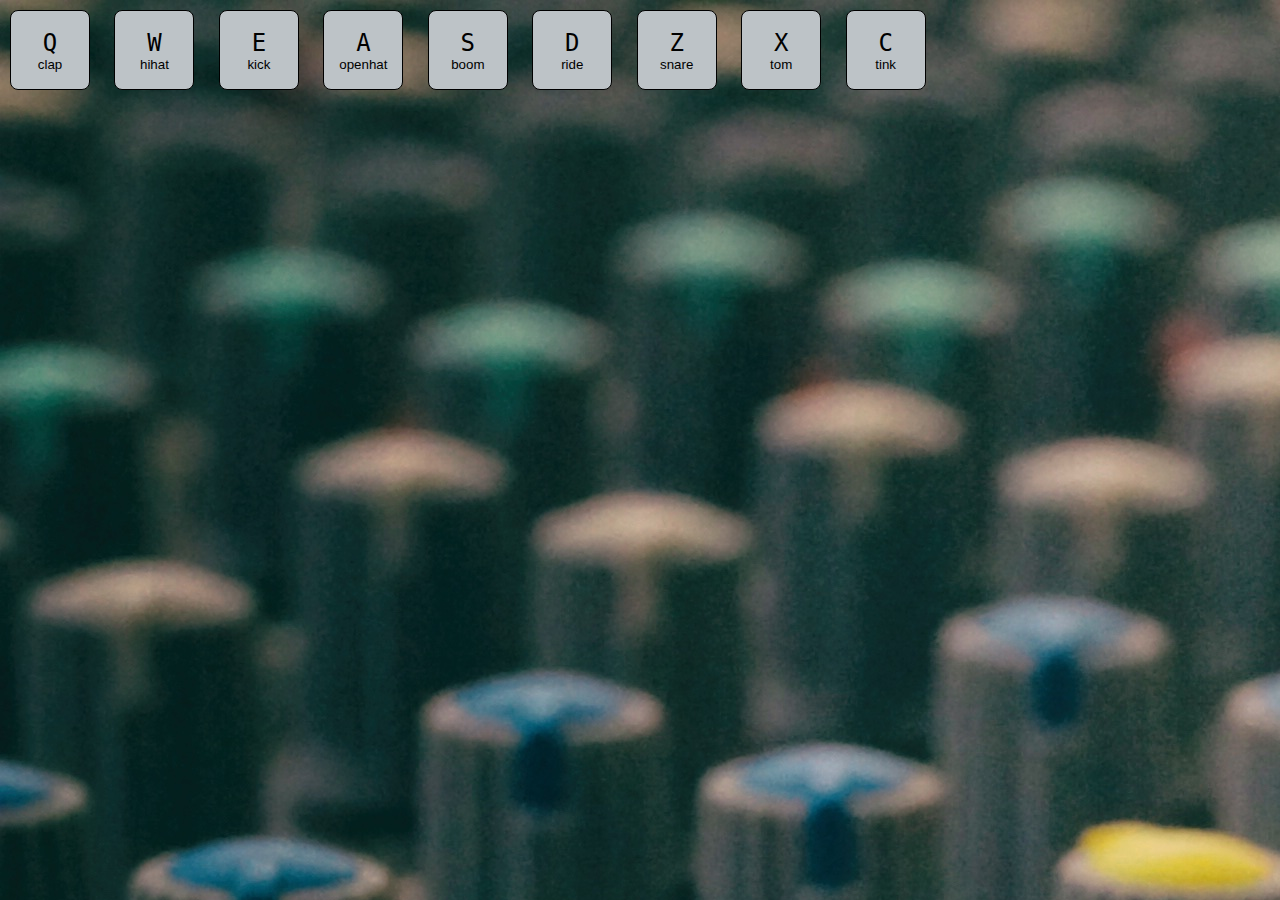
<file: index.html>
<!DOCTYPE html>
<html lang="en">
<head>
	<meta charset="UTF-8">
	<title>JS Beat-Machine</title>
	<!-- core CSS file -->
	<link rel="stylesheet" href="assets/css/style.css">
</head>
<body>

	<div class="pads">
		
		<button class="pad" id="113">
			<kbd>Q</kbd>
			<span class="sound">clap</span>
		</button>
		
		<button class="pad" id="119">
			<kbd>W</kbd>
			<span class="sound">hihat</span>
		</button>
		
		<button class="pad" id="101">
			<kbd>E</kbd>
			<span class="sound">kick</span>
		</button>
		
		<button class="pad" id="97">
			<kbd>A</kbd>
			<span class="sound">openhat</span>
		</button>
		
		<button class="pad" id="115">
			<kbd>S</kbd>
			<span class="sound">boom</span>
		</button>

		<button class="pad" id="100">
			<kbd>D</kbd>
			<span class="sound">ride</span>
		</button>

		<button class="pad" id="122">
			<kbd>Z</kbd>
			<span class="sound">snare</span>
		</button>

		<button class="pad" id="120">
			<kbd>X</kbd>
			<span class="sound">tom</span>
		</button>

		<button class="pad" id="99">
			<kbd>C</kbd>
			<span class="sound">tink</span>
		</button>

	</div><!-- 	end .pads -->


	<!-- core JS file -->
	<script src="assets/js/app.js"></script>
	<!-- SoundJS library -->
	<script src="https://code.createjs.com/soundjs-0.6.2.min.js"></script>
	<!-- PreloadJS library -->
	<script src="https://code.createjs.com/preloadjs-0.6.2.min.js"></script>

</body>
</html>
</file>
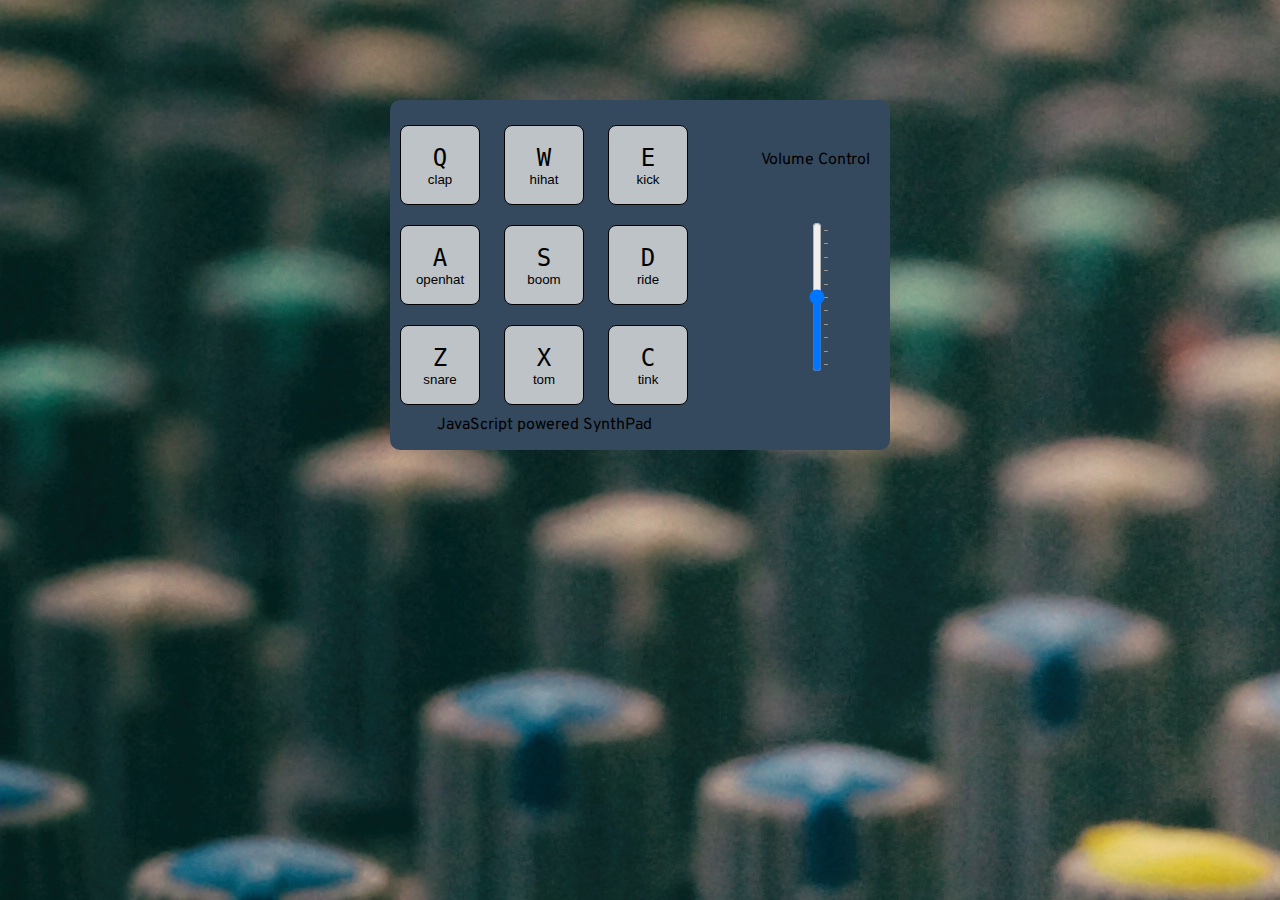
<file: index2.html>
<!DOCTYPE html>
<html lang="en">
<head>
	<meta charset="UTF-8">
	<title>JS powered synth pad</title>
	<!-- core CSS file -->
	<link rel="stylesheet" href="assets/css/style.css">
	<!-- Google Fonts -->
	<link href="https://fonts.googleapis.com/css?family=Overpass" rel="stylesheet">
</head>
<body>


	<div id="wrapper">

		<section id="pads">

			<div class="row"> <!-- first row -->

				<button id="pad1" data-sound="assets/sounds/clap.wav" data-key="81">
					<kbd>Q</kbd>
					<span class="sound">clap</span>
				</button>

				<button id="pad2" data-sound="assets/sounds/hihat.wav" data-key="119">
					<kbd>W</kbd>
					<span class="sound">hihat</span>
				</button>

				<button id="pad3" data-sound="assets/sounds/kick.wav" data-key="101">
					<kbd>E</kbd>
					<span class="sound">kick</span>
				</button>

			</div> <!-- end first row -->

			<div class="row"> <!-- second row -->

				<button id="pad4" data-sound="assets/sounds/openhat.wav" data-key="97">
					<kbd>A</kbd>
					<span class="sound">openhat</span>
				</button>

				<button id="pad5" data-sound="assets/sounds/boom.wav" data-key="115">
					<kbd>S</kbd>
					<span class="sound">boom</span>
				</button>

				<button id="pad6" data-sound="assets/sounds/ride.wav" data-key="100">
					<kbd>D</kbd>
					<span class="sound">ride</span>
				</button>

			</div> <!-- end second row -->

			<div class="row"> <!-- third row -->

				<button id="pad7" data-sound="assets/sounds/snare.wav" data-key="122">
					<kbd>Z</kbd>
					<span class="sound">snare</span>
				</button>

				<button id="pad8" data-sound="assets/sounds/tom.wav" data-key="120">
					<kbd>X</kbd>
					<span class="sound">tom</span>
				</button>

				<button id="pad9" data-sound="assets/sounds/tink.wav" data-key="99">
					<kbd>C</kbd>
					<span class="sound">tink</span>
				</button>

			</div>	<!-- end third row -->

			<div class="footer">JavaScript powered SynthPad</div>

		</section>	<!-- end #pads -->



		<section id="volume-control">
			<label for="volume">Volume Control</label>
			<div class="slider-wrapper">
				<input type="range" min="0" max="10" step="0.1" list="tickmarks" />
				<datalist id="tickmarks">
					<option value="0" label="0" />
					<option value="1" />
					<option value="2" />
					<option value="3" />
					<option value="4" />
					<option value="5" label="5" />
					<option value="6" />
					<option value="7" />
					<option value="8" />
					<option value="9" />
					<option value="10" label="10" />
				</datalist>
			</div>
			

		</section> <!-- end #volume-control -->







	</div> <!-- end #wrapper -->

	<audio data-key="81" src="assets/sounds/clap.wav"></audio>
	<audio data-key="119" src="assets/sounds/hihat.wav"></audio>
	<audio data-key="101" src="assets/sounds/kick.wav"></audio>
	<audio data-key="97" src="assets/sounds/openhat.wav"></audio>
	<audio data-key="115" src="assets/sounds/boom.wav"></audio>
	<audio data-key="100" src="assets/sounds/ride.wav"></audio>
	<audio data-key="122" src="assets/sounds/snare.wav"></audio>
	<audio data-key="120" src="assets/sounds/tom.wav"></audio>
	<audio data-key="99" src="assets/sounds/tink.wav"></audio>




	<!-- core JS file -->
	<script src="assets/js/app.js"></script>
	<!-- jQuery snippet via Google Developers -->
	<script src="https://ajax.googleapis.com/ajax/libs/jquery/3.2.1/jquery.min.js"></script>
	<script>

		function playAudio(e) {
			var audio = document.querySelector("audio[data-key='${e.keyCode}']");
			var pad = document.querySelectorAll("button[data-key='${e.keyCode}']");

			if ( !audio ) return;

			audio.currentTime = 0;
			audio.play();
		}



  // function removeTransition(e) {
  //   if (e.propertyName !== 'transform') return;
  //   e.target.classList.remove('playing');
  // }

  // function playSound(e) {
  //   const audio = document.querySelector(`audio[data-key="${e.keyCode}"]`);
  //   const key = document.querySelector(`div[data-key="${e.keyCode}"]`);
  //   if (!audio) return;

  //   key.classList.add('playing');
  //   audio.currentTime = 0;
  //   audio.play();
  // }

  // const keys = Array.from(document.querySelectorAll('.key'));
  // keys.forEach(key => key.addEventListener('transitionend', removeTransition));
  // window.addEventListener('keydown', playSound);


	</script>
</body>
</html>
</file>
<file: assets/css/style.css>
html, body {
    margin: 0;
    box-sizing: border-box;
    font-family: "Overpass", sans-serif;

}

body {
    background: url("images/background.jpg");
    width: 100vw;
}


input, label {
    display: block;
}

#wrapper {
    overflow: hidden;
    margin: 100px auto;
    width: 500px;

}

section {
    height: 350px;
    background: #34495e;
}

#pads {
    /*background: blue; */

    width: 350px;

    border-top-left-radius: 10px;
    border-bottom-left-radius: 10px;

    float: left;

    display: inline-flex;

    align-items: center;
    justify-content: center;
    flex-flow: column wrap;
    align-content: flex-start;
}

button {

    background: #bdc3c7;
    border: 1px solid black;
    border-radius: 8px;
    
    margin: 10px;
    padding: 5px;

    width: 80px;
    height: 80px;

    outline: none;
    transition: all .07s ease;
}

button:active {
    background: #f1c40f;
}

button kbd {
    display: block;
    margin: 0 auto;
    font-size: 24px;
}

#volume-control {


    border-top-right-radius: 10px;
    border-bottom-right-radius: 10px;



    margin: 0 auto;


    width: 150px;
    float: left;
}

#volume-control label {
    display: block;
    margin: 0 auto;
    padding: 50px 0px;
    font-size: 16px;
    text-align: center;
}

.slider-wrapper {
/*  display: inline-block;*/
  width: 20px;
  height: 150px;
  padding: 0;
  margin: 0 auto;

}

.slider-wrapper input {
  width: 150px;
  height: 20px;
  transform-origin: 75px 75px;
  transform: rotate(-90deg);
  padding: 0px;


}
</file>
